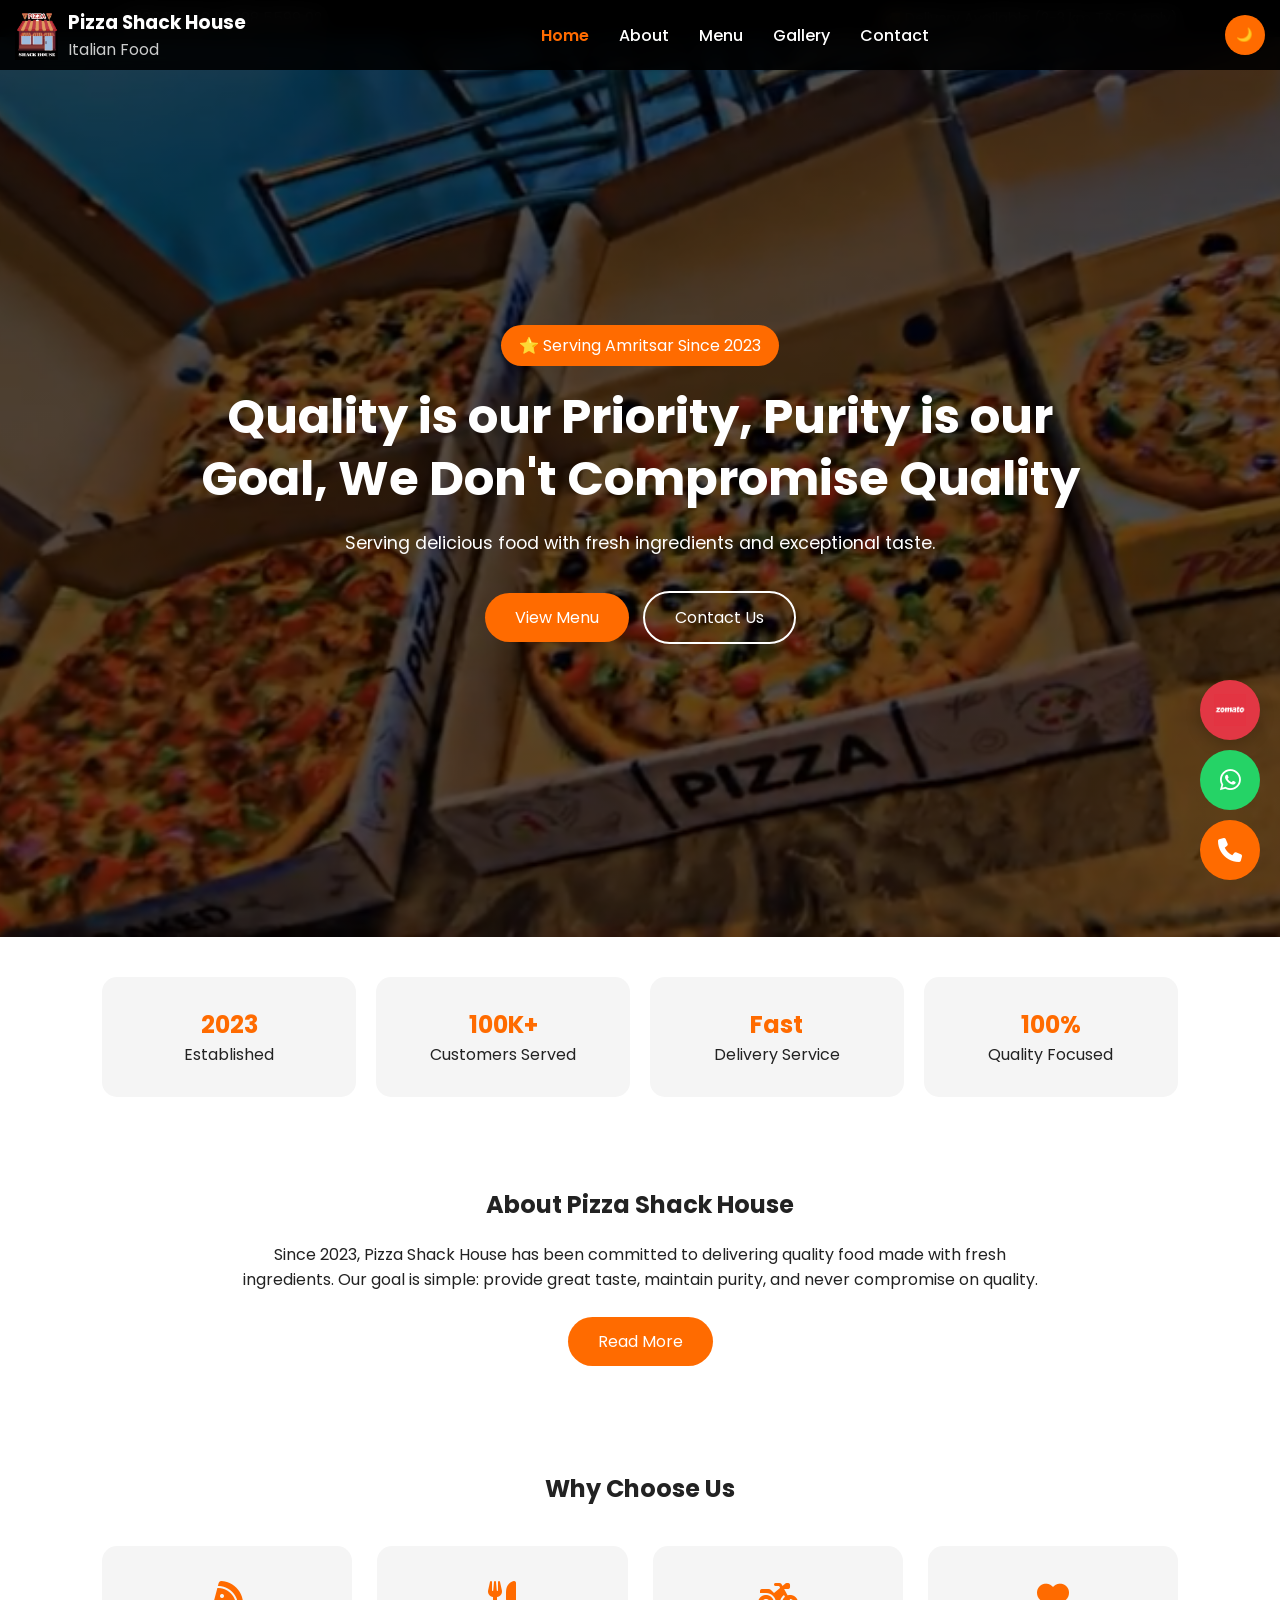
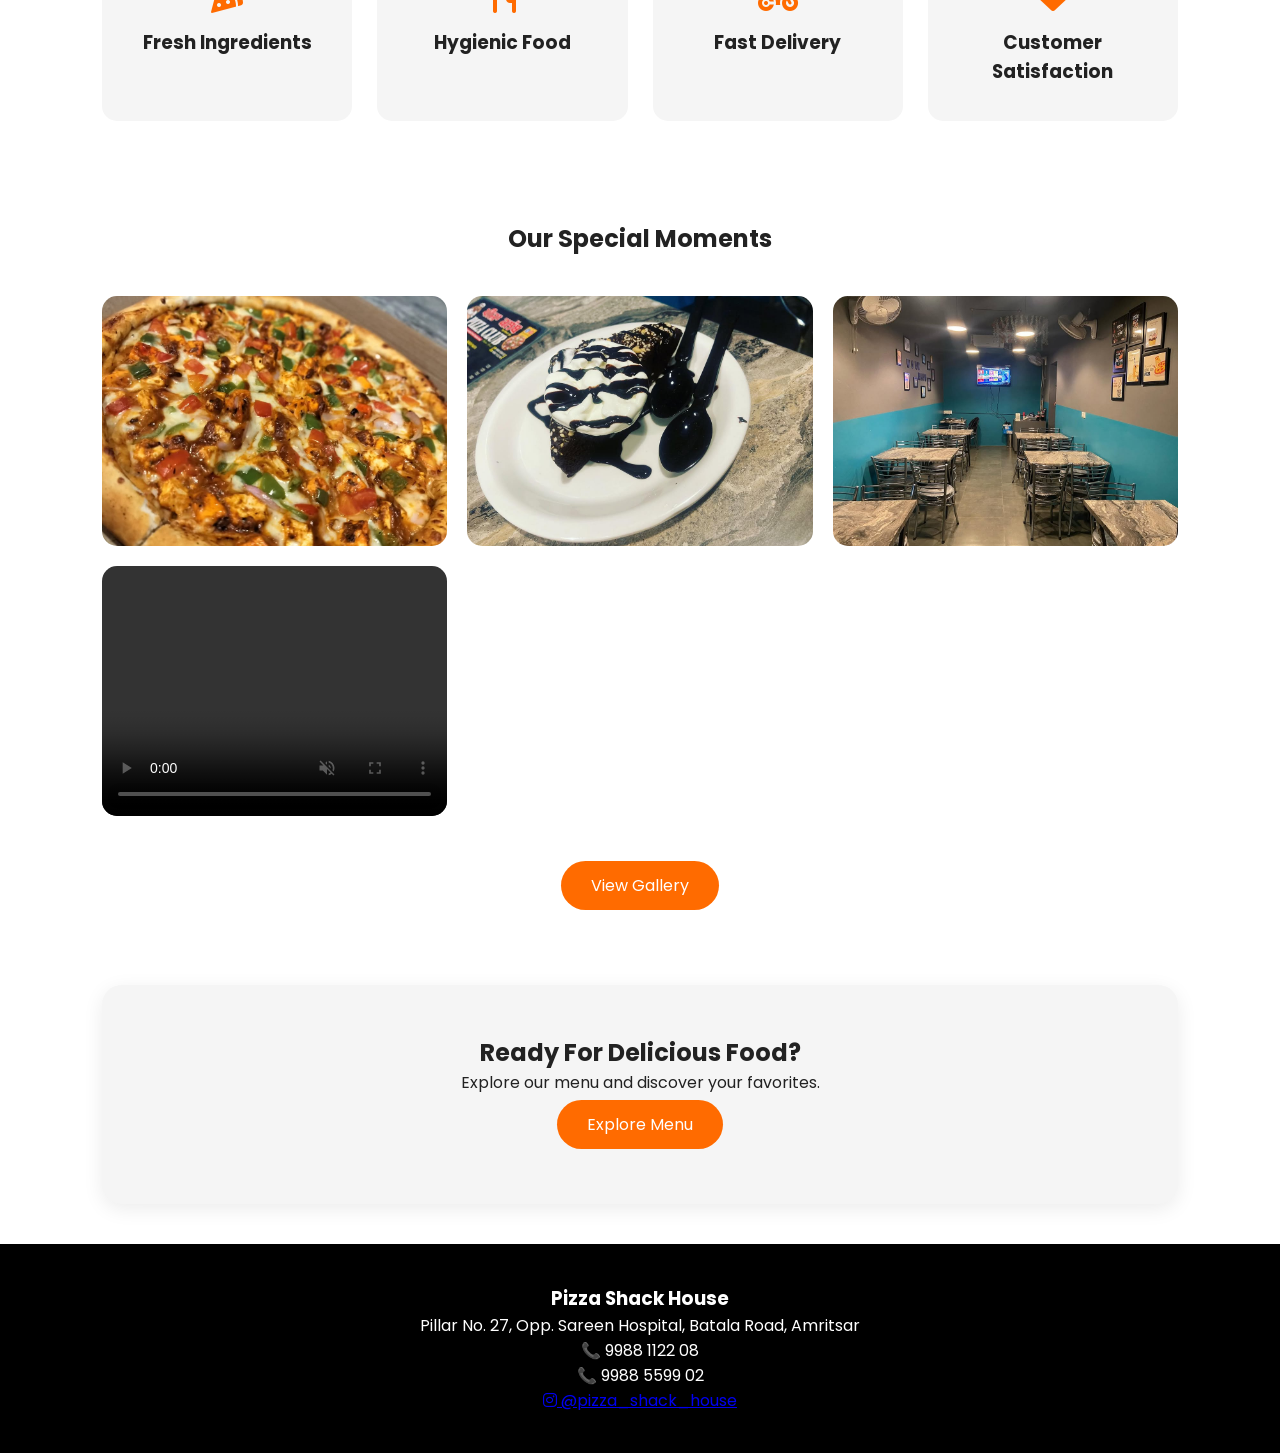
<file: index.html>
<!doctype html>
<html lang="en">
  <head>
    <meta charset="UTF-8" />
    <meta name="viewport" content="width=device-width, initial-scale=1.0" />
    <meta name="description"
content="Pizza Shack House is a family-owned pizza restaurant in Amritsar, serving fresh dough pizzas, signature cheese burst pizzas, and quality food since 2023.">
    <title><title>Pizza Shack House | Best Cheese Burst Pizza in Amritsar | Home</title></title>

    <link rel="stylesheet" href="style.css" />
    <link
      rel="stylesheet"
      href="https://cdnjs.cloudflare.com/ajax/libs/font-awesome/6.5.1/css/all.min.css"
    />
  </head>

  <body>
    <!-- Top Bar -->
    <div class="top-bar">
      <p>📞 9988 1122 08 | 9988 5599 02</p>
      <p>🚚 Delivery Available (2-3 km T&C Apply)</p>
    </div>

    <!-- Navbar -->
    <header>
      <nav class="navbar">
        <div class="logo">
          <img src="images/logo.png" alt="Logo" />

          <div class="logo-text">
            <h3>Pizza Shack House</h3>
            <span>Italian Food</span>
          </div>
        </div>

        <ul class="nav-links">
          <li><a href="index.html" class="active">Home</a></li>
          <li><a href="about.html">About</a></li>
          <li><a href="menu.html">Menu</a></li>
          <li><a href="gallery.html">Gallery</a></li>
          <li><a href="contact.html">Contact</a></li>
        </ul>


        <button id="theme-toggle">🌙</button>
        <button class="menu-toggle">
                <i class="fas fa-bars"></i>
            </button>
      </nav>
    </header>

    <!-- Hero Section -->
    <section class="hero">
      <div class="hero-content">
        <span class="badge"> ⭐ Serving Amritsar Since 2023 </span>

        <h1>
          Quality is our Priority, Purity is our Goal, We Don't Compromise
          Quality
        </h1>

        <p>
          Serving delicious food with fresh ingredients and exceptional taste.
        </p>

        <div class="hero-buttons">
          <a href="menu.html" class="btn"> View Menu </a>

          <a href="contact.html" class="btn secondary"> Contact Us </a>
        </div>
      </div>
    </section>

    <!-- Statistics -->
    <section class="stats">
      <div class="stat-box">
        <h2>2023</h2>
        <p>Established</p>
      </div>

      <div class="stat-box">
        <h2>100K+</h2>
        <p>Customers Served</p>
      </div>

      <div class="stat-box">
        <h2>Fast</h2>
        <p>Delivery Service</p>
      </div>

      <div class="stat-box">
        <h2>100%</h2>
        <p>Quality Focused</p>
      </div>
    </section>

    <!-- About Preview -->
    <section class="about-preview">
      <h2>About Pizza Shack House</h2>

      <p>
        Since 2023, Pizza Shack House has been committed to delivering quality
        food made with fresh ingredients. Our goal is simple: provide great
        taste, maintain purity, and never compromise on quality.
      </p>

      <a href="about.html" class="btn"> Read More </a>
    </section>

    <!-- Why Choose Us -->
    <section class="features">
      <h2>Why Choose Us</h2>

      <div class="feature-grid">
        <div class="feature-card">
          <i class="fa-solid fa-pizza-slice"></i>
          <h3>Fresh Ingredients</h3>
        </div>

        <div class="feature-card">
          <i class="fa-solid fa-utensils"></i>
          <h3>Hygienic Food</h3>
        </div>

        <div class="feature-card">
          <i class="fa-solid fa-motorcycle"></i>
          <h3>Fast Delivery</h3>
        </div>

        <div class="feature-card">
          <i class="fa-solid fa-heart"></i>
          <h3>Customer Satisfaction</h3>
        </div>
      </div>
    </section>

    <!-- Gallery Preview -->
    <section class="gallery-preview">
      <h2>Our Special Moments</h2>

      <div class="gallery-grid">
        <img src="images/gallery1.jpg" alt="" />
        <img src="images/gallery2.jpg" alt="" />
        <img src="images/gallery3.jpg" alt="" />
        <video controls muted>
          <source src="videos/cafe-video.mp4" type="video/mp4" />
        </video>
      </div>

      <a href="gallery.html" class="btn"> View Gallery </a>
    </section>

    <!-- Call to Action-->
    <section class="cta">
      <h2>Ready For Delicious Food?</h2>

      <p>Explore our menu and discover your favorites.</p>

      <a href="menu.html" class="btn"> Explore Menu </a>
    </section>

    <!-- Footer -->
    <footer>
      <h3>Pizza Shack House</h3>

      <p>Pillar No. 27, Opp. Sareen Hospital, Batala Road, Amritsar</p>

      <p>📞 9988 1122 08</p>
      <p>📞 9988 5599 02</p>
     <p>
    <a href="https://www.instagram.com/pizza_shack_house/" target="_blank">
        <i class="fa-brands fa-instagram"></i> @pizza_shack_house
    </a>
</p>
    </footer>

    <!-- Floating Buttons -->

    <a href="https://zomato.onelink.me/xqzv/d2l5acdh"
   class="zomato-btn"
   target="_blank">
    <img src="images/zomato.png" alt="Zomato">
</a>

    <a href="https://wa.me/919988559902" class="whatsapp-btn" target="_blank">
      <i class="fa-brands fa-whatsapp"></i>
    </a>

    <a href="tel:+919988559902" class="call-btn">
      <i class="fa-solid fa-phone"></i>
    </a>

    <script src="script.js"></script>
  </body>
</html>
</file>
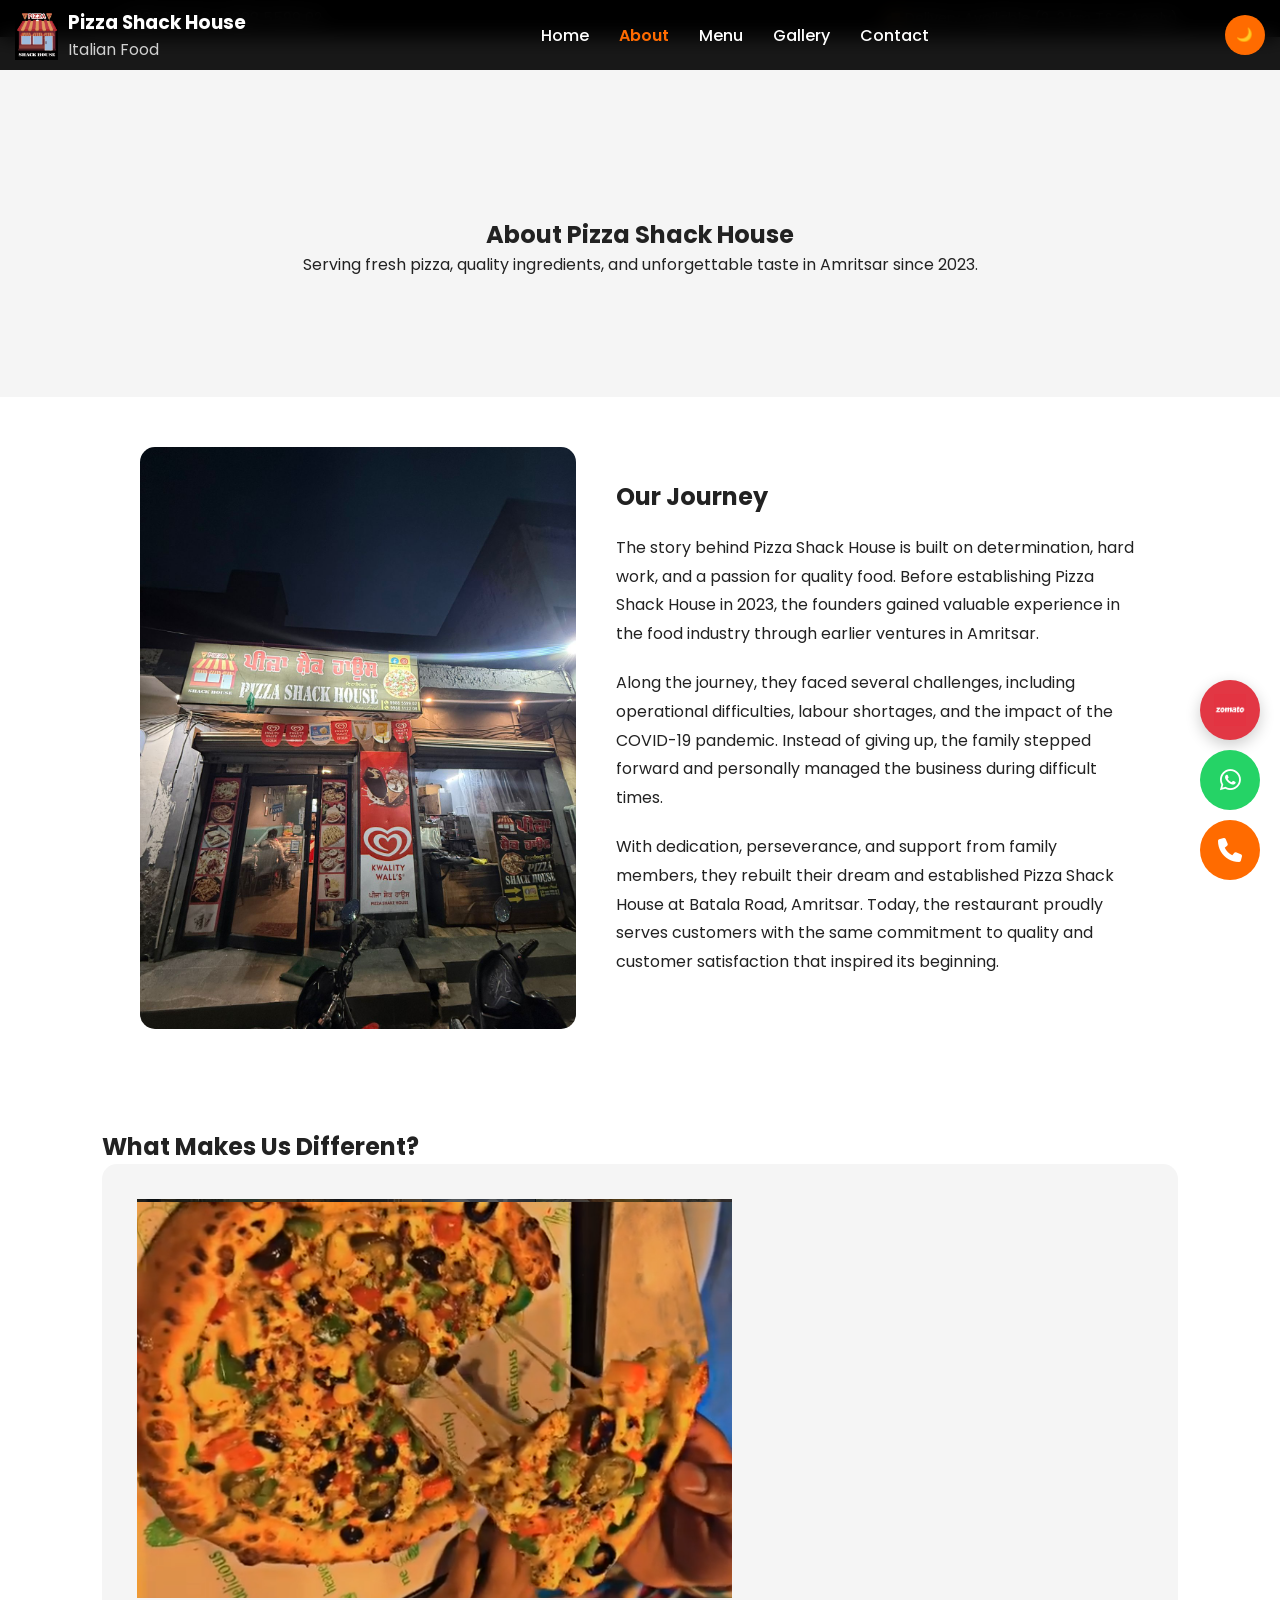
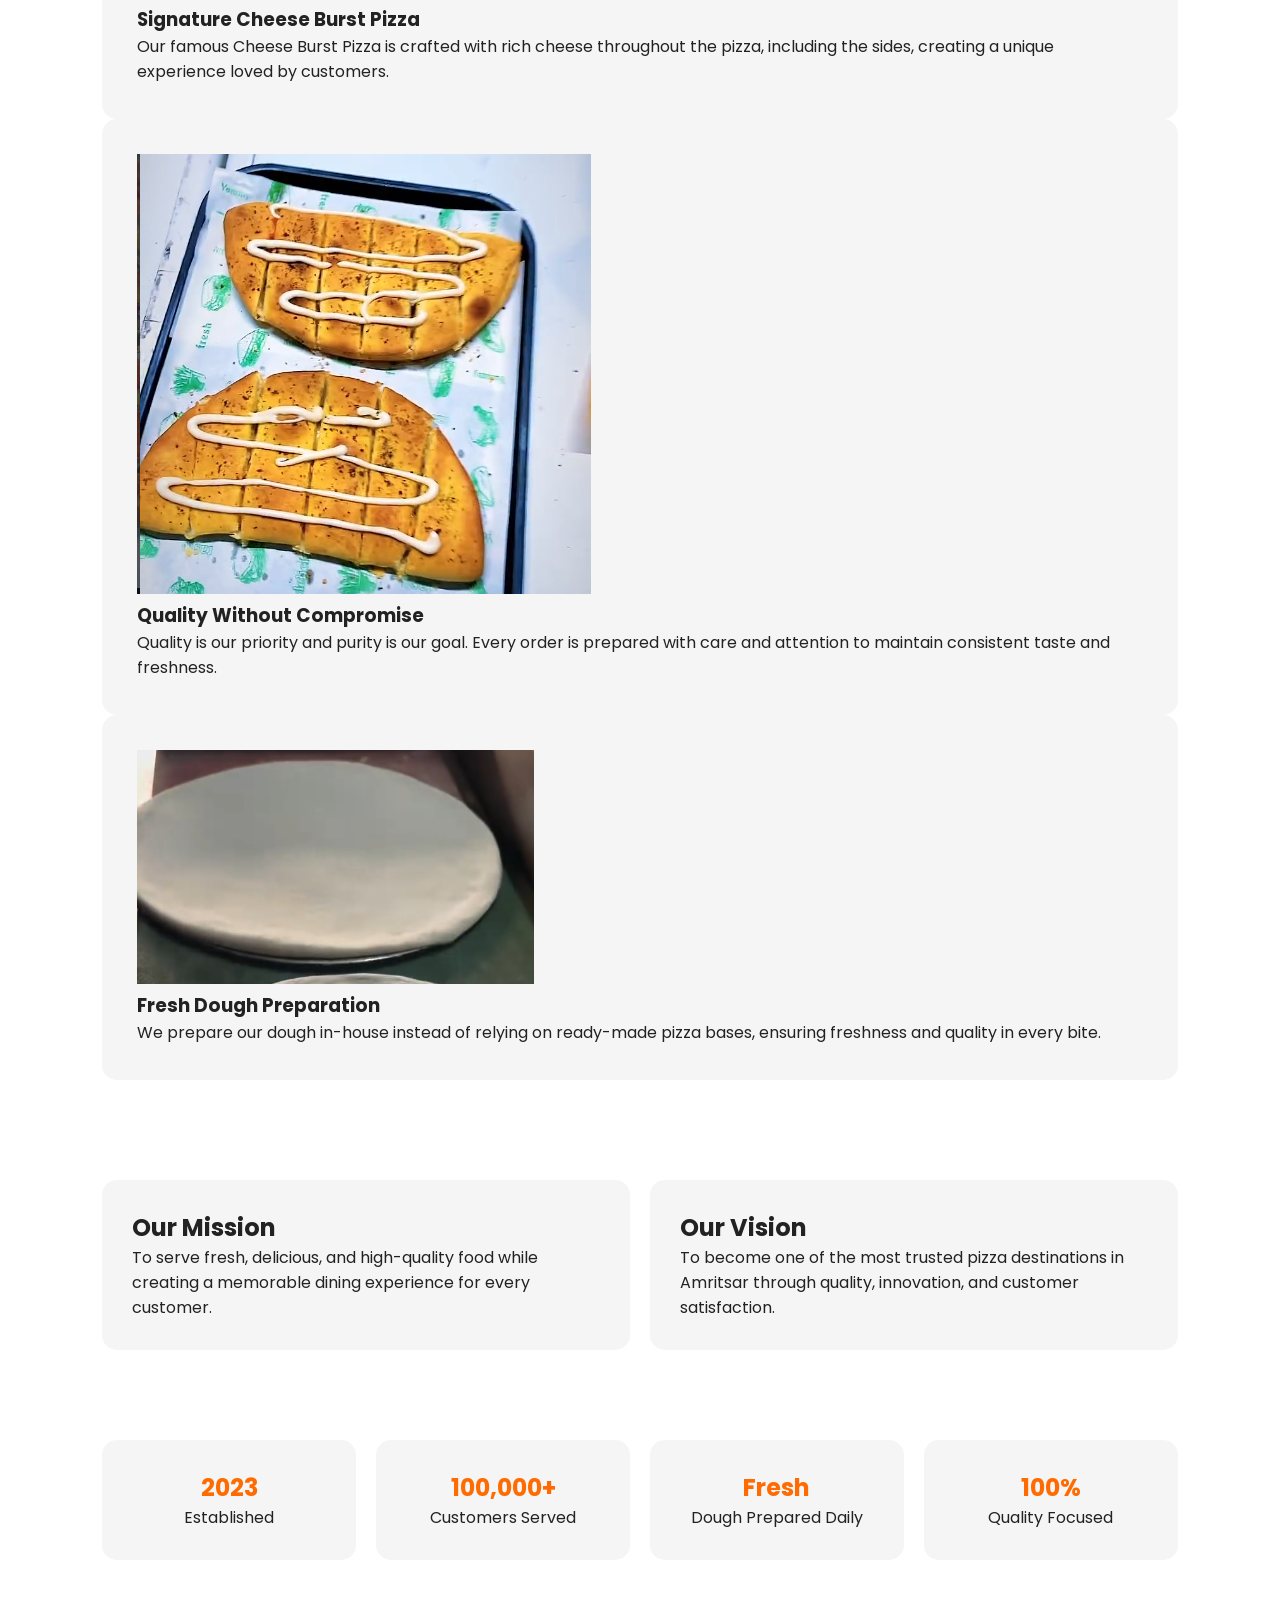
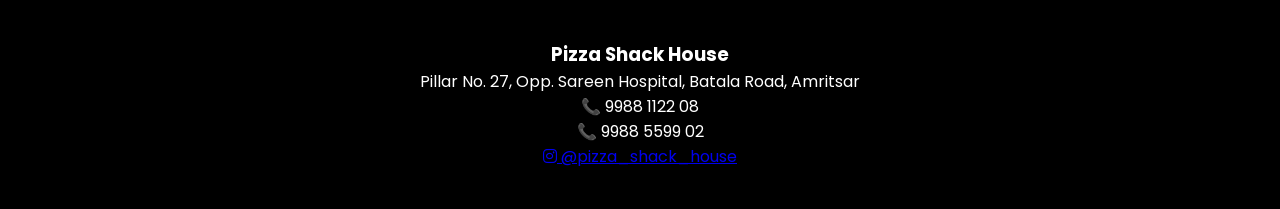
<file: about.html>
<!doctype html>
<html lang="en">

<head>
    <meta charset="UTF-8" />
    <meta name="viewport" content="width=device-width, initial-scale=1.0" />
    <meta name="description"
        content="Pizza Shack House is a family-owned pizza restaurant in Amritsar, serving fresh dough pizzas, signature cheese burst pizzas, and quality food since 2023.">
    <title>About Pizza Shack House | Fresh Pizza Restaurant in Amritsar</title>

    <link rel="stylesheet" href="style.css" />
    <link rel="stylesheet" href="https://cdnjs.cloudflare.com/ajax/libs/font-awesome/6.5.1/css/all.min.css" />
</head>

<body>
    <!-- Top Bar -->
    <div class="top-bar">
        <p>📞 9988 1122 08 | 9988 5599 02</p>
        <p>🚚 Delivery Available (2-3 km T&C Apply)</p>
    </div>

    <!-- Navbar -->
    <header>
        <nav class="navbar">
            <div class="logo">
                <img src="images/logo.png" alt="Logo" />

                <div class="logo-text">
                    <h3>Pizza Shack House</h3>
                    <span>Italian Food</span>
                </div>
            </div>

            <ul class="nav-links">
                <li><a href="index.html">Home</a></li>
                <li><a href="about.html" class="active">About</a></li>
                <li><a href="menu.html">Menu</a></li>
                <li><a href="gallery.html">Gallery</a></li>
                <li><a href="contact.html">Contact</a></li>
            </ul>

            <button id="theme-toggle">🌙</button>
            <button class="menu-toggle">
                <i class="fas fa-bars"></i>
            </button>
        </nav>
    </header>

    <!-- ABOUT HERO -->

    <section class="page-hero">
        <div class="hero-content">
            <h1>About Pizza Shack House</h1>
            <p>
                Serving fresh pizza, quality ingredients, and unforgettable taste in Amritsar since 2023.
            </p>
        </div>
    </section>

    <!-- OUR STORY -->

    <section class="about-story">

        <div class="container">
            <div class="about-grid">

                <div class="about-image">
                    <img src="images/shop-front.jpg" alt="Pizza Shack House">
                </div>

                <div class="about-content">

                    <h2>Our Journey</h2>

                    <p>
                        The story behind Pizza Shack House is built on determination, hard work, and a passion for
                        quality food.
                        Before establishing Pizza Shack House in 2023, the founders gained valuable experience in the
                        food
                        industry
                        through earlier ventures in Amritsar.
                    </p>

                    <p>
                        Along the journey, they faced several challenges, including operational difficulties, labour
                        shortages,
                        and the impact of the COVID-19 pandemic. Instead of giving up, the family stepped forward and
                        personally
                        managed the business during difficult times.
                    </p>

                    <p>
                        With dedication, perseverance, and support from family members, they rebuilt their dream and
                        established
                        Pizza Shack House at Batala Road, Amritsar. Today, the restaurant proudly serves customers with
                        the same
                        commitment to quality and customer satisfaction that inspired its beginning.
                    </p>
                </div>
            </div>
        </div>

    </section>

    <!-- WHAT MAKES US DIFFERENT -->

    <section class="special-section">

        <h2>What Makes Us Different?</h2>


        
        <div class="feature-card">
            
            <img src="images/cheese-burst.jpg" alt="Cheese Burst Pizza">
            <h3>Signature Cheese Burst Pizza</h3>
            <p>
                Our famous Cheese Burst Pizza is crafted with rich cheese throughout the pizza,
                including the sides, creating a unique experience loved by customers.
            </p>
        </div>
        
        <div class="feature-card">
            
            <img src="images/quality-food.jpg" alt="Quality Food">
            <h3>Quality Without Compromise</h3>
            <p>
                Quality is our priority and purity is our goal. Every order is prepared with
                care and attention to maintain consistent taste and freshness.
            </p>
        </div>
        
        <div class="feature-card">
    
            <img src="images/dough.jpg" alt="Fresh Dough">
            <h3>Fresh Dough Preparation</h3>
            <p>
                We prepare our dough in-house instead of relying on ready-made pizza bases,
                ensuring freshness and quality in every bite.
            </p>
        </div>
    </div>

    </section>

    <!-- MISSION & VISION -->

    <section class="mission-vision">

        <div class="mission-box">
            <h2>Our Mission</h2>
            <p>
                To serve fresh, delicious, and high-quality food while creating a memorable dining
                experience for every customer.
            </p>
        </div>

        <div class="vision-box">
            <h2>Our Vision</h2>
            <p>
                To become one of the most trusted pizza destinations in Amritsar through quality,
                innovation, and customer satisfaction.
            </p>
        </div>

    </section>

    <!-- STATS -->

    <section class="stats">

        <div class="stat-box">
            <h2>2023</h2>
            <p>Established</p>
        </div>

        <div class="stat-box">
            <h2>100,000+</h2>
            <p>Customers Served</p>
        </div>

        <div class="stat-box">
            <h2>Fresh</h2>
            <p>Dough Prepared Daily</p>
        </div>

        <div class="stat-box">
            <h2>100%</h2>
            <p>Quality Focused</p>
        </div>

    </section>

    <!-- Footer -->
    <footer>
        <h3>Pizza Shack House</h3>

        <p>Pillar No. 27, Opp. Sareen Hospital, Batala Road, Amritsar</p>

        <p>📞 9988 1122 08</p>
        <p>📞 9988 5599 02</p>

        <p>
    <a href="https://www.instagram.com/pizza_shack_house/" target="_blank">
        <i class="fa-brands fa-instagram"></i> @pizza_shack_house
    </a>
</p>
    </footer>

    <!-- Floating Buttons -->

    <a href="https://zomato.onelink.me/xqzv/d2l5acdh"
   class="zomato-btn"
   target="_blank">
    <img src="images/zomato.png" alt="Zomato">
</a>

    <a href="https://wa.me/919988559902" class="whatsapp-btn" target="_blank">
        <i class="fa-brands fa-whatsapp"></i>
    </a>

    <a href="tel:+919988559902" class="call-btn">
        <i class="fa-solid fa-phone"></i>
    </a>

    <script src="script.js"></script>
</body>

</html>
</file>
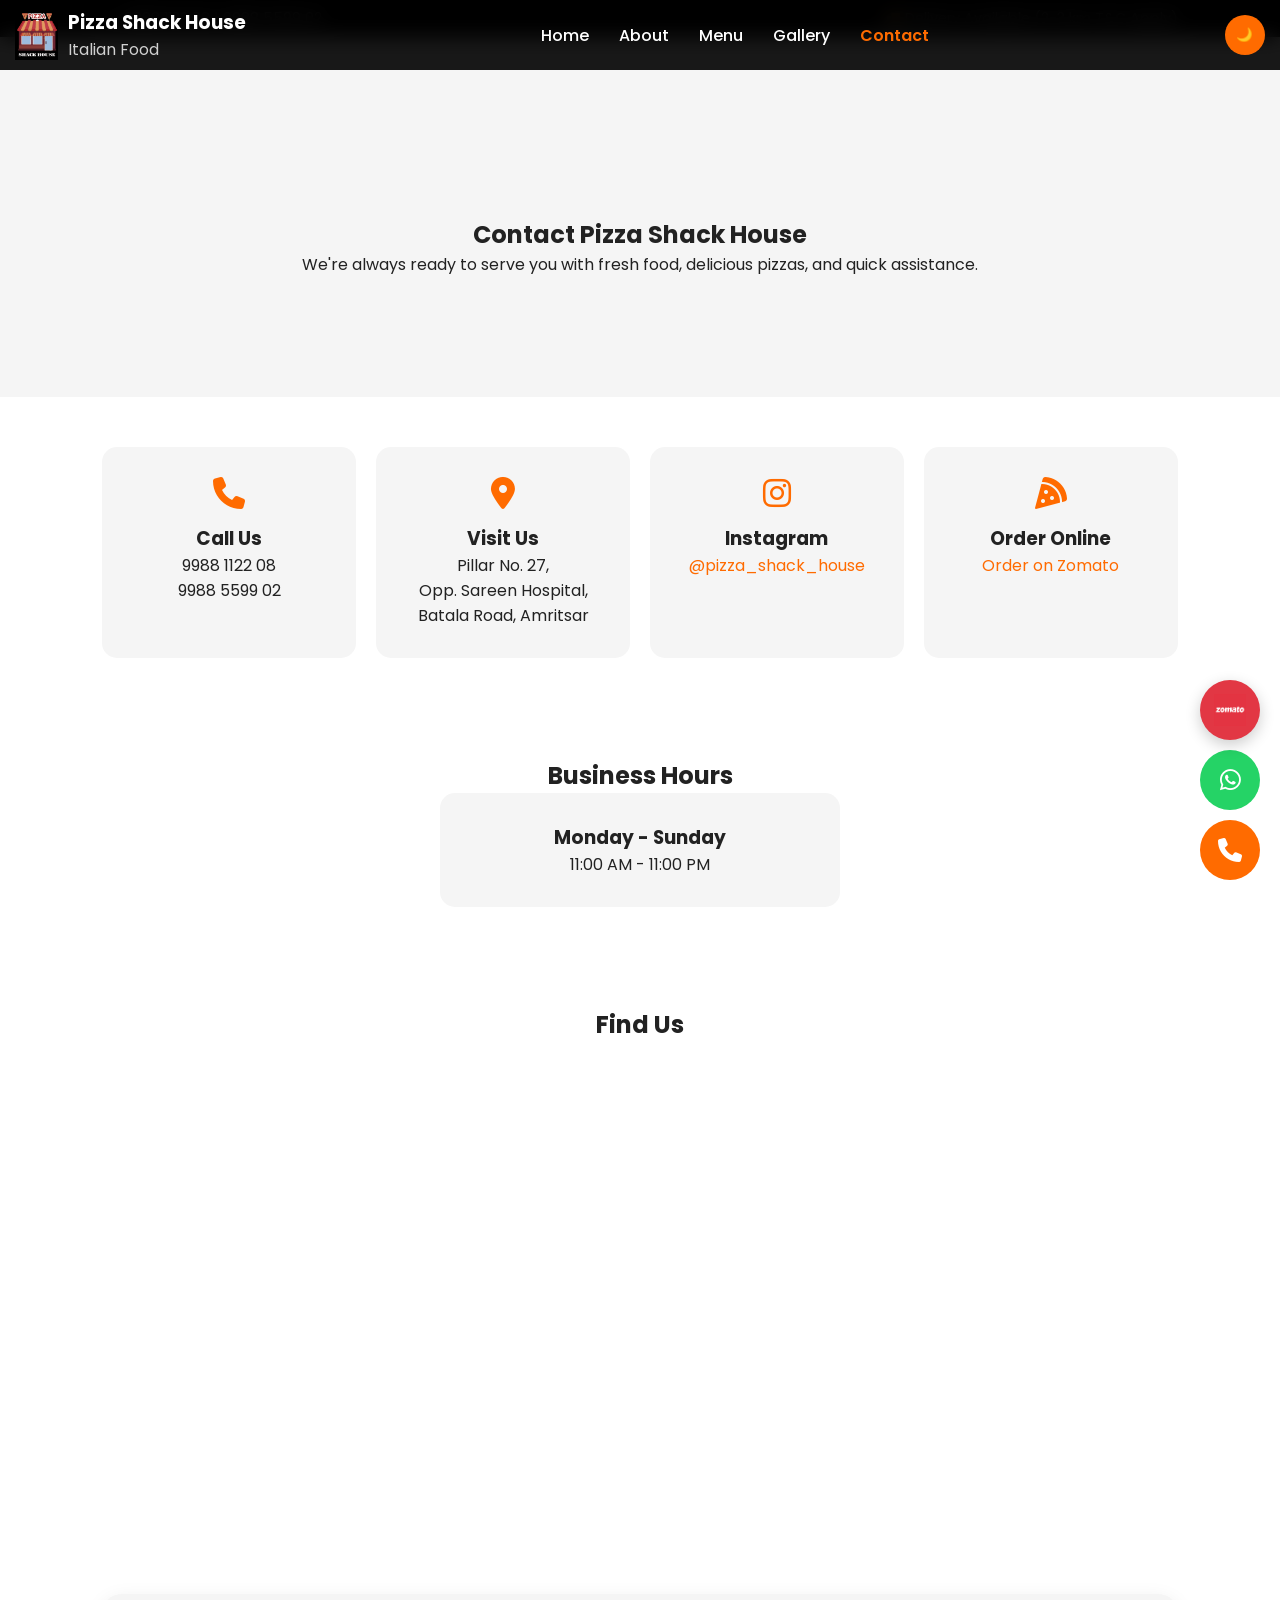
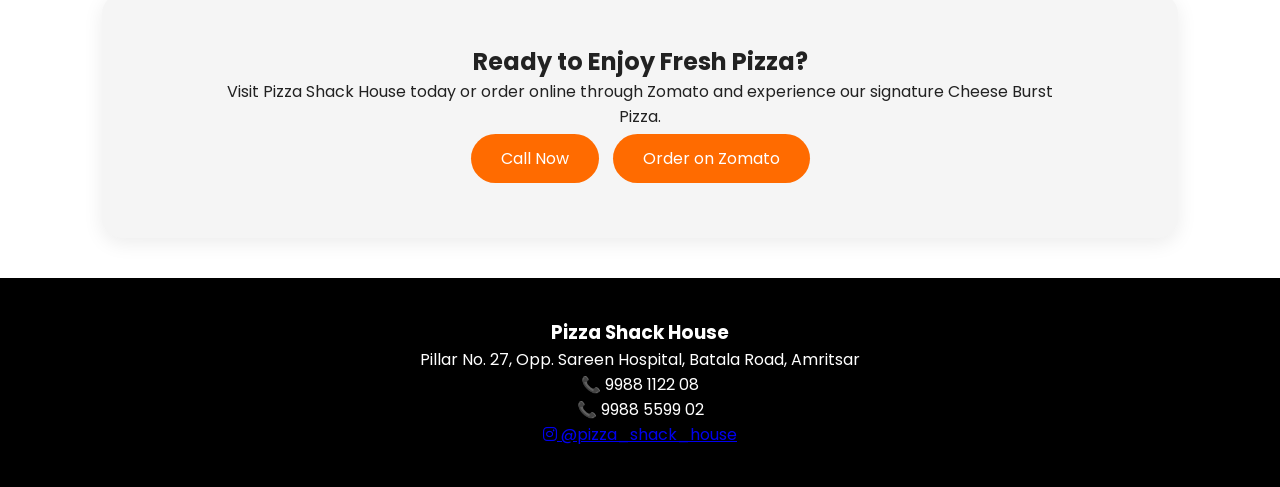
<file: contact.html>
<!doctype html>
<html lang="en">

<head>
    <meta charset="UTF-8" />
    <meta name="viewport" content="width=device-width, initial-scale=1.0" />
    <title>Contact Pizza Shack House | Pizza Restaurant in Amritsar</title>

    <meta name="description"
        content="Contact Pizza Shack House, Amritsar. Visit us at Batala Road, call for orders, follow us on Instagram, or find us on Google Maps.">



    <link rel="stylesheet" href="style.css" />
    <link rel="stylesheet" href="https://cdnjs.cloudflare.com/ajax/libs/font-awesome/6.5.1/css/all.min.css" />
</head>

<body>
    <!-- Top Bar -->
    <div class="top-bar">
        <p>📞 9988 1122 08 | 9988 5599 02</p>
        <p>🚚 Delivery Available (2-3 km T&C Apply)</p>
    </div>

    <!-- Navbar -->
    <header>
        <nav class="navbar">
            <div class="logo">
                <img src="images/logo.png" alt="Logo" />

                <div class="logo-text">
                    <h3>Pizza Shack House</h3>
                    <span>Italian Food</span>
                </div>
            </div>

            <ul class="nav-links">
                <li><a href="index.html">Home</a></li>
                <li><a href="about.html">About</a></li>
                <li><a href="menu.html">Menu</a></li>
                <li><a href="gallery.html" >Gallery</a></li>
                <li><a href="contact.html" class="active">Contact</a></li>
            </ul>


            <button id="theme-toggle">🌙</button>
            <button class="menu-toggle">
                <i class="fas fa-bars"></i>
            </button>
        </nav>
    </header>

    <!-- CONTACT HERO -->

<section class="page-hero">
    <div class="hero-content">
        <h1>Contact Pizza Shack House</h1>
        <p>
            We're always ready to serve you with fresh food, delicious pizzas, and quick assistance.
        </p>
    </div>
</section>

<!-- CONTACT DETAILS -->

<section class="contact-section">

    <div class="contact-grid">

        <div class="contact-card">
            <i class="fas fa-phone"></i>
            <h3>Call Us</h3>
            <p>9988 1122 08</p>
            <p>9988 5599 02</p>
        </div>

        <div class="contact-card">
            <i class="fas fa-location-dot"></i>
            <h3>Visit Us</h3>
            <p>
                Pillar No. 27,<br>
                Opp. Sareen Hospital,<br>
                Batala Road, Amritsar
            </p>
        </div>

        <div class="contact-card">
            <i class="fa-brands fa-instagram"></i>
            <h3>Instagram</h3>
            <a href="https://www.instagram.com/pizza_shack_house/" target="_blank">
                @pizza_shack_house
            </a>
        </div>

        <div class="contact-card">
            <i class="fas fa-pizza-slice"></i>
            <h3>Order Online</h3>
            <a href="https://zomato.onelink.me/xqzv/d2l5acdh" target="_blank">
                Order on Zomato
            </a>
        </div>

    </div>

</section>

<!-- BUSINESS HOURS -->

<section class="business-hours">

    <h2>Business Hours</h2>

    <div class="hours-box">
        <h3>Monday - Sunday</h3>
        <p>11:00 AM - 11:00 PM</p>
    </div>

</section>

<!-- GOOGLE MAP -->

<section class="map-section">

    <h2>Find Us</h2>

    <iframe
        src="https://www.google.com/maps?q=Pizza+Shack+House+Amritsar&output=embed"
        width="100%"
        height="450"
        style="border:0;"
        allowfullscreen=""
        loading="lazy">
    </iframe>

</section>

<!-- CTA -->

<section class="cta">

    <h2>Ready to Enjoy Fresh Pizza?</h2>

    <p>
        Visit Pizza Shack House today or order online through Zomato and experience our signature Cheese Burst Pizza.
    </p>

    <a href="tel:+919988559902" class="btn">
        Call Now
    </a>

    <a href="https://zomato.onelink.me/xqzv/d2l5acdh" target="_blank" class="btn">
        Order on Zomato
    </a>

</section>
    
    <!-- Footer -->
    <footer>
        <h3>Pizza Shack House</h3>

        <p>Pillar No. 27, Opp. Sareen Hospital, Batala Road, Amritsar</p>

        <p>📞 9988 1122 08</p>
        <p>📞 9988 5599 02</p>

        <p>
            <a href="https://www.instagram.com/pizza_shack_house/" target="_blank">
                <i class="fa-brands fa-instagram"></i> @pizza_shack_house
            </a>
        </p>
    </footer>

    <!-- Floating Buttons -->

    <a href="https://wa.me/919988559902" class="whatsapp-btn" target="_blank">
        <i class="fa-brands fa-whatsapp"></i>
    </a>

    <a href="tel:+919988559902" class="call-btn">
        <i class="fa-solid fa-phone"></i>
    </a>

    <a href="https://zomato.onelink.me/xqzv/d2l5acdh"
   class="zomato-btn"
   target="_blank">
    <img src="images/zomato.png" alt="Zomato">
</a>

    <script src="script.js"></script>
</body>

</html>
</file>
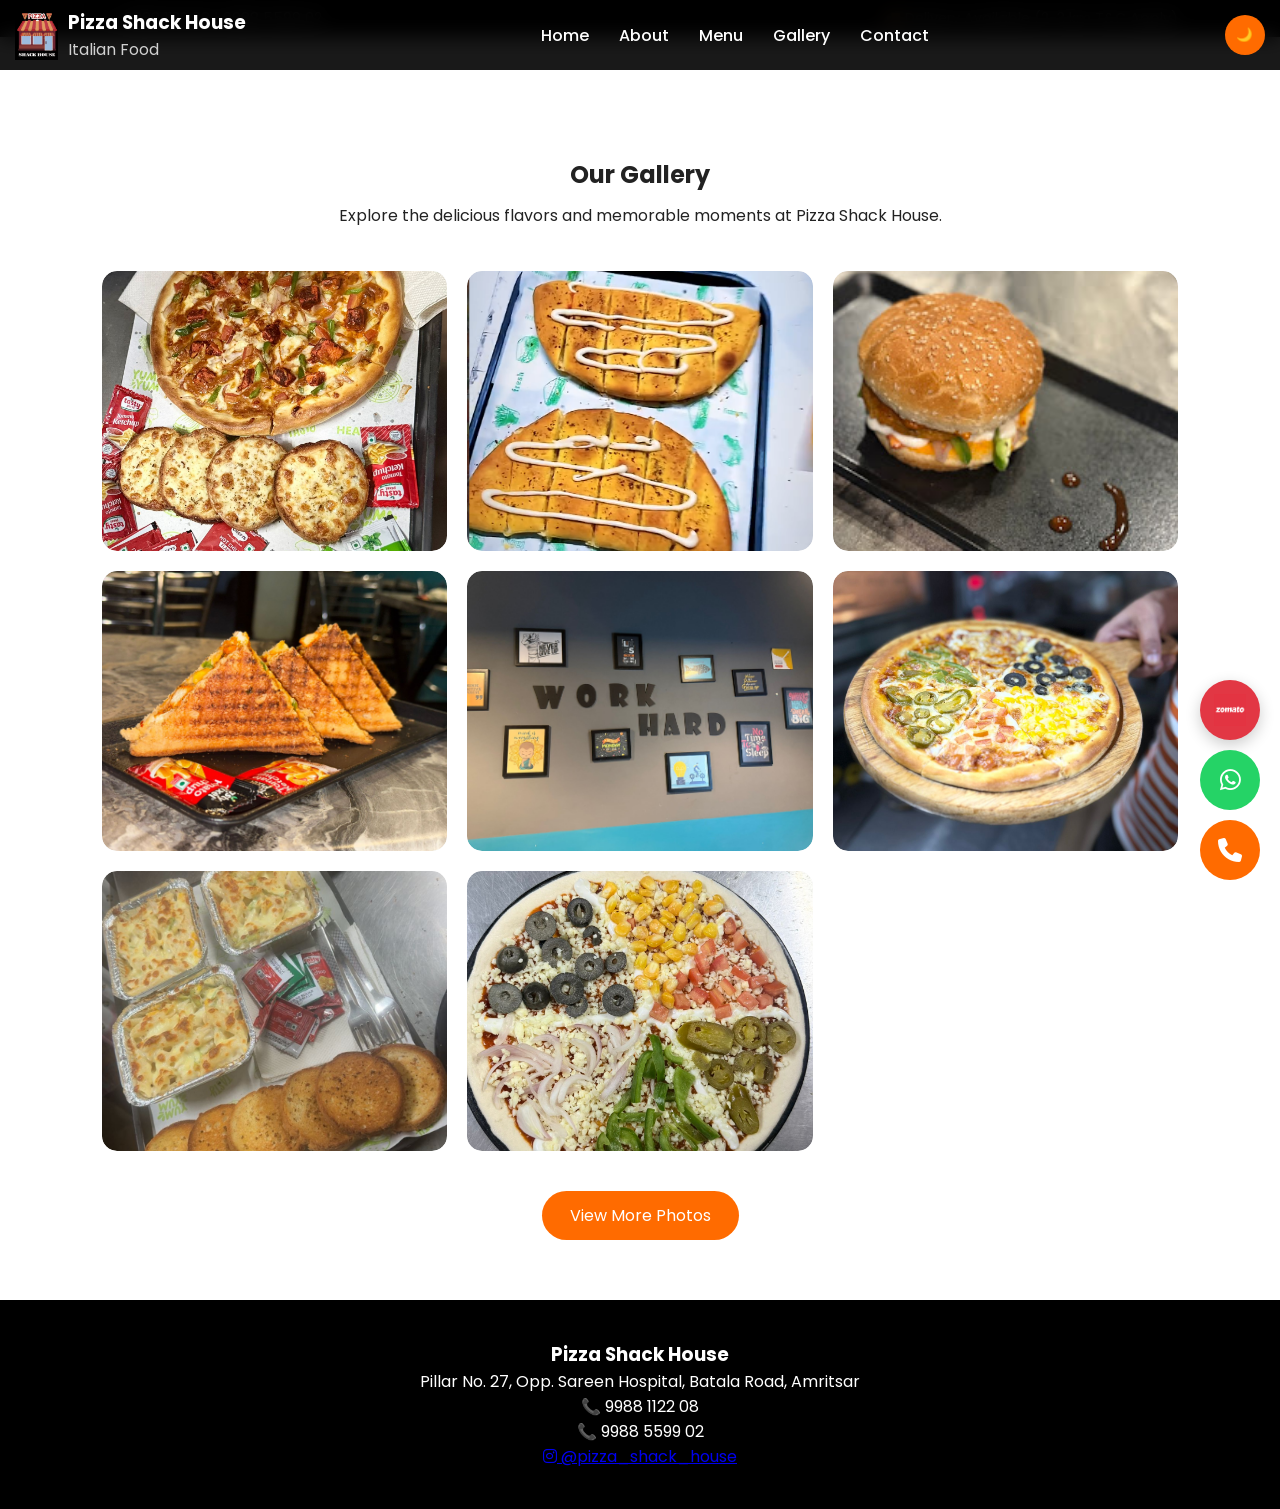
<file: gallery.html>
<!doctype html>
<html lang="en">
  <head>
    <meta charset="UTF-8" />
    <meta name="viewport" content="width=device-width, initial-scale=1.0" />
    <meta name="description"
content="Pizza Shack House is a family-owned pizza restaurant in Amritsar, serving fresh dough pizzas, signature cheese burst pizzas, and quality food since 2023.">
    <title><title>Home | Pizza Shack House | Best Cheese Burst Pizza in Amritsar</title></title>

    <link rel="stylesheet" href="style.css" />
    <link
      rel="stylesheet"
      href="https://cdnjs.cloudflare.com/ajax/libs/font-awesome/6.5.1/css/all.min.css"
    />
  </head>

  <body>
    <!-- Top Bar -->
    <div class="top-bar">
      <p>📞 9988 1122 08 | 9988 5599 02</p>
      <p>🚚 Delivery Available (2-3 km T&C Apply)</p>
    </div>

    <!-- Navbar -->
    <header>
      <nav class="navbar">
        <div class="logo">
          <img src="images/logo.png" alt="Logo" />

          <div class="logo-text">
            <h3>Pizza Shack House</h3>
            <span>Italian Food</span>
          </div>
        </div>

        <ul class="nav-links">
          <li><a href="index.html" >Home</a></li>
          <li><a href="about.html">About</a></li>
          <li><a href="menu.html">Menu</a></li>
          <li><a href="gallery.html class="active"">Gallery</a></li>
          <li><a href="contact.html">Contact</a></li>
        </ul>


        <button id="theme-toggle">🌙</button>
        <button class="menu-toggle">
                <i class="fas fa-bars"></i>
            </button>
      </nav>
    </header>

    <section class="gallery-page">

    <div class="gallery-header">
        <h1>Our Gallery</h1>
        <p>
            Explore the delicious flavors and memorable moments at Pizza Shack House.
        </p>
    </div>

    <div class="gallery-grid">

        <!-- First 8 Images -->

        <div class="gallery-item"><img src="images/gallery-1.jpeg" alt=""></div>
        <div class="gallery-item"><img src="images/gallery-2.jpeg" alt=""></div>
        <div class="gallery-item"><img src="images/gallery-3.jpg" alt=""></div>
        <div class="gallery-item"><img src="images/gallery-4.jpeg" alt=""></div>
        <div class="gallery-item"><img src="images/gallery-5.jpeg" alt=""></div>
        <div class="gallery-item"><img src="images/gallery-6.jpeg" alt=""></div>
        <div class="gallery-item"><img src="images/gallery-7.jpeg" alt=""></div>
        <div class="gallery-item"><img src="images/gallery-8.jpeg" alt=""></div>

        <!-- Remaining Images -->

        <div class="gallery-item hidden"><img src="images/gallery-9.jpeg" alt=""></div>
        <div class="gallery-item hidden"><img src="images/gallery-10.jpeg" alt=""></div>
        <div class="gallery-item hidden"><img src="images/gallery-11.jpeg" alt=""></div>
        <div class="gallery-item hidden"><img src="images/gallery-12.jpeg" alt=""></div>
        <div class="gallery-item hidden"><img src="images/gallery-13.jpeg" alt=""></div>
        <div class="gallery-item hidden"><img src="images/gallery-14.jpeg" alt=""></div>
        <div class="gallery-item hidden"><img src="images/gallery-15.jpeg" alt=""></div>

        <!-- Add more if needed -->

    </div>

    <button id="loadMoreBtn" class="load-more">
        View More Photos
    </button>

</section>
    <!-- Footer -->
    <footer>
      <h3>Pizza Shack House</h3>

      <p>Pillar No. 27, Opp. Sareen Hospital, Batala Road, Amritsar</p>

      <p>📞 9988 1122 08</p>
      <p>📞 9988 5599 02</p>

       <p>
    <a href="https://www.instagram.com/pizza_shack_house/" target="_blank">
        <i class="fa-brands fa-instagram"></i> @pizza_shack_house
    </a>
</p>
    </footer>

    <!-- Floating Buttons -->

    <a href="https://zomato.onelink.me/xqzv/d2l5acdh"
   class="zomato-btn"
   target="_blank">
    <img src="images/zomato.png" alt="Zomato">
</a>
    
    <a href="https://wa.me/919988559902" class="whatsapp-btn" target="_blank">
      <i class="fa-brands fa-whatsapp"></i>
    </a>

    <a href="tel:+919988559902" class="call-btn">
      <i class="fa-solid fa-phone"></i>
    </a>

    <script src="script.js"></script>
  </body>
</html>
</file>
<file: style.css>
/* Google Font */
@import url('https://fonts.googleapis.com/css2?family=Poppins:wght@300;400;500;600;700&display=swap');

:root {
    --primary: #ff6b00;
    --secondary: #ff4500;
    --bg: #ffffff;
    --text: #222;
    --card: #f5f5f5;
}

.dark-mode {
    --bg: #111;
    --text: #fff;
    --card: #1b1b1b;
}

* {
    margin: 0;
    padding: 0;
    box-sizing: border-box;
    font-family: 'Poppins', sans-serif;
}

html {
    scroll-behavior: smooth;
}

body {
    background: var(--bg);
    color: var(--text);
    transition: .3s;
}

/* TOP BAR */

.top-bar {
    background: #000;
    color: #fff;
    display: flex;
    justify-content: space-between;
    padding: 8px 8%;
    font-size: .9rem;
}

/* NAVBAR */

.navbar {
    position: fixed;
    top: 0;
    left: 0;
    width: 100%;
    height: 70px;
    background: rgba(0, 0, 0, .9);
    backdrop-filter: blur(10px);
    display: flex;
    justify-content: space-between;
    align-items: center;
    padding: 0 15px;
    z-index: 1000;
}

.logo {
    display: flex;
    align-items: center;
    gap: 10px;
}

.logo img {
    height: 50px;
}

.logo-text h3 {
    color: white;
}

.logo-text span {
    color: white;
    opacity: .8;
}

.nav-links {
    display: flex;
    list-style: none;
    gap: 30px;
}

.nav-links a {
    color: #fff;
    text-decoration: none;
    font-weight: 500;
}

.nav-links a:hover {
    color: var(--primary);
}

#theme-toggle {
    border: none;
    background: var(--primary);
    color: white;
    width: 40px;
    height: 40px;
    border-radius: 50%;
    cursor: pointer;
}

.menu-toggle {
    display: none;
    font-size: 1.5rem;
    background: none;
    border: none;
    color: white;
    cursor: pointer;
}

/* HERO */

.hero {
    min-height: 100vh;
    background:
        linear-gradient(rgba(0, 0, 0, .6),
            rgba(0, 0, 0, .6)),
        url("images/hero.jpg");

    background-size: cover;
    background-position: center;

    display: flex;
    align-items: center;
    justify-content: center;

    text-align: center;
    color: #fff;
    padding: 100px 20px;
}

.hero-content {
    max-width: 900px;
}

.badge {
    background: var(--primary);
    padding: 8px 18px;
    border-radius: 30px;
    display: inline-block;
    margin-bottom: 20px;
}

.hero h1 {
    font-size: 3rem;
    margin-bottom: 20px;
    line-height: 1.3;
}

.hero p {
    font-size: 1.1rem;
    margin-bottom: 30px;
}

/* BUTTONS */

.btn {
    display: inline-block;
    padding: 12px 30px;
    background: var(--primary);
    color: white;
    text-decoration: none;
    border-radius: 30px;
    margin: 5px;
    transition: .3s;
}

.btn:hover {
    transform: translateY(-3px);
}

.secondary {
    background: transparent;
    border: 2px solid white;
}

/* STATS */

.stats {
    display: grid;
    grid-template-columns: repeat(auto-fit, minmax(220px, 1fr));
    gap: 20px;
    padding: 40px 8%;
}

.stat-box {
    background: var(--card);
    padding: 30px;
    border-radius: 15px;
    text-align: center;
}

.stat-box h2 {
    color: var(--primary);
}

/* ABOUT */

.about-preview,
.features,
.gallery-preview,
.cta {
    padding: 50px 8%;
    text-align: center;
}

.about-preview p {
    max-width: 800px;
    margin: 20px auto;
}

/* FEATURES */

.feature-grid {
    display: grid;
    grid-template-columns: repeat(auto-fit, minmax(220px, 1fr));
    gap: 25px;
    margin-top: 40px;
}

.feature-card {
    background: var(--card);
    padding: 35px;
    border-radius: 15px;
}

.feature-card i {
    font-size: 2rem;
    color: var(--primary);
    margin-bottom: 15px;
}

/* GALLERY */

.gallery-grid {
    display: grid;
    grid-template-columns: repeat(auto-fit, minmax(250px, 1fr));
    gap: 20px;
    margin: 40px 0;
}

.gallery-grid img {
    width: 100%;
    height: 250px;
    object-fit: cover;
    border-radius: 15px;
}

.gallery-grid video {
    width: 100%;
    height: 250px;
    object-fit: cover;
    border-radius: 15px;
}

/* CTA */

.cta {
    background: var(--card);
    color: var(--text);
    border-radius: 20px;
    margin: 20px 8% 40px;
    box-shadow: 0 5px 20px rgba(0, 0, 0, 0.08);
}

/* FOOTER */

footer {
    background: #000;
    color: white;
    text-align: center;
    padding: 40px 20px;
}

/* FLOATING BUTTONS */

.whatsapp-btn,
.call-btn {
    position: fixed;
    right: 20px;
    width: 60px;
    height: 60px;
    border-radius: 50%;
    display: flex;
    justify-content: center;
    align-items: center;
    color: white;
    text-decoration: none;
    font-size: 1.5rem;
    z-index: 1000;
}

.whatsapp-btn {
    bottom: 90px;
    background: #25D366;
}

.call-btn {
    bottom: 20px;
    background: #ff6b00;
}


button,
a,
.theme-toggle,
.call-btn,
.whatsapp-btn {
    cursor: pointer;
}

/* MOBILE */

@media(max-width:768px) {

    .top-bar {
        flex-direction: column;
        text-align: center;
        gap: 5px;
    }

    .navbar {
        padding: 0 20px;
    }

    .nav-links {
        display: none;
    }

    .hero h1 {
        font-size: 2rem;
    }

    .hero p {
        font-size: 1rem;
    }

    .menu-toggle {
        display: block;
    }

    .nav-links {
        display: none;
        position: absolute;
        top: 70px;
        right: 15px;
        width: 180px;
        background: var(--card);
        color: white;
        border-radius: 12px;
        box-shadow: 0 5px 20px rgba(0, 0, 0, .15);
        flex-direction: column;
        padding: 12px;
        gap: 10px;
        z-index: 1000;
    }

    .nav-links.active {
        display: flex;
    }

    .nav-links a {
        color: var(--text);
    }

    .nav-links a:hover {
        background: rgba(255, 107, 0, .1);
    }

    .about-grid {
        grid-template-columns: 1fr;
    }
}




/* About Page  */

.page-hero{
    min-height:40vh;
    display:flex;
    justify-content:center;
    align-items:center;
    text-align:center;
    padding:120px 20px 60px;
    background:var(--card);
}

.page-hero .hero-content{
    max-width:800px;
    margin:auto;
}

/* ABOUT STORY */

.about-story,
.special-section,
.mission-vision{
    padding:50px 8%;
}

.container{
    max-width:1000px;
    margin:auto;
}

.about-grid{
    display:grid;
    grid-template-columns:1fr 1.2fr;
    gap:40px;
    align-items:center;
}

.about-image img{
    width:100%;
    max-width:100%;
    height:auto;
    display:block;
    border-radius:15px;
}

.about-story p{
    margin:20px 0;
    line-height:1.8;
}

/* FEATURES */
.about-feature-card{
    background:var(--card);
    padding:20px;
    border-radius:15px;
    overflow:hidden;
    transition:.3s ease;
}

.about-feature-card img{
    width:100%;
    max-width:280px;
    height:220px;
    object-fit:cover;
    border-radius:12px;
    display:block;
    margin-bottom:15px;
}

.about-feature-card:hover{
    transform:translateY(-5px);
}

/* MISSION & VISION */

.mission-vision{
    display:grid;
    grid-template-columns:repeat(auto-fit,minmax(300px,1fr));
    gap:20px;
}

.mission-box,
.vision-box{
    background:var(--card);
    padding:30px;
    border-radius:15px;
    transition:.3s ease;
}

.mission-box:hover,
.vision-box:hover{
    transform:translateY(-5px);
}

/* STATS */

.stat-box{
    transition:.3s ease;
}

.stat-box:hover{
    transform:translateY(-5px);
}

/* ACTIVE NAV LINK */

.nav-links a.active{
    color:var(--primary);
    font-weight:600;
}

/* MOBILE */

@media(max-width:768px){

    .about-grid{
        grid-template-columns:1fr;
    }

    .feature-card img{
        max-width:100%;
        height:180px;
    }

}


/* gallery page */
.gallery-page{
    padding:120px 8% 60px;
}

.gallery-header{
    text-align:center;
    margin-bottom:40px;
}

.gallery-header h1{
    margin-bottom:10px;
}

.gallery-header p{
    max-width:700px;
    margin:auto;
    line-height:1.8;
}

.gallery-grid{
    display:grid;
    grid-template-columns:repeat(auto-fit,minmax(280px,1fr));
    gap:20px;
}

.gallery-item{
    overflow:hidden;
    border-radius:15px;
    background:var(--card);
}

.gallery-item img{
    width:100%;
    height:280px;
    object-fit:cover;
    display:block;
    transition:.4s ease;
    cursor:pointer;
}

.gallery-item:hover img{
    transform:scale(1.08);
}

.hidden{
    display:none;
}

.load-more{
    display:block;
    margin:40px auto 0;
    padding:12px 28px;
    border:none;
    border-radius:50px;
    background:var(--primary);
    color:#fff;
    font-size:1rem;
    cursor:pointer;
    transition:.3s;
}

.load-more:hover{
    opacity:.9;
    transform:translateY(-2px);
}

@media(max-width:768px){

    .gallery-page{
        padding:100px 5% 50px;
    }

    .gallery-grid{
        grid-template-columns:repeat(2,1fr);
        gap:12px;
    }

    .gallery-item img{
        height:160px;
    }

}




/* CONTACT PAGE */

.contact-section{
    padding:50px 8%;
}

.contact-grid{
    display:grid;
    grid-template-columns:repeat(auto-fit,minmax(250px,1fr));
    gap:20px;
}

.contact-card{
    background:var(--card);
    padding:30px;
    border-radius:15px;
    text-align:center;
    transition:.3s;
}

.contact-card:hover{
    transform:translateY(-5px);
}

.contact-card i{
    font-size:2rem;
    color:var(--primary);
    margin-bottom:15px;
}

.contact-card a{
    color:var(--primary);
    text-decoration:none;
}

.business-hours{
    padding:50px 8%;
    text-align:center;
}

.hours-box{
    max-width:400px;
    margin:auto;
    background:var(--card);
    padding:30px;
    border-radius:15px;
}

.map-section{
    padding:50px 8%;
    text-align:center;
}

.map-section h2{
    margin-bottom:25px;
}

.map-section iframe{
    border-radius:15px;
}


@media(max-width:768px){

    .contact-grid{
        grid-template-columns:repeat(2,1fr);
        gap:12px;
    }

    .contact-card{
        padding:20px 15px;
    }

    .contact-card i{
        font-size:1.5rem;
        margin-bottom:10px;
    }

    .contact-card h3{
        font-size:1rem;
    }

    .contact-card p,
    .contact-card a{
        font-size:.85rem;
    }

    .map-section iframe{
        height:300px;
    }

}




/* ZOMATO BUTTON */

.zomato-btn{
    position:fixed;
    right:20px;
    bottom:160px;
    width:60px;
    height:60px;
    border-radius:50%;
    background:#e23744;
    display:flex;
    justify-content:center;
    align-items:center;
    text-decoration:none;
    z-index:1000;
    box-shadow:0 5px 15px rgba(0,0,0,.2);
    transition:.3s;
}

.zomato-btn:hover{
    transform:scale(1.1);
}

.zomato-btn img{
    width:32px;
    height:32px;
    object-fit:contain;
}

/* MOBILE */

@media(max-width:768px){

    .zomato-btn,
    .whatsapp-btn,
    .call-btn{
        width:55px;
        height:55px;
    }

    .zomato-btn{
        bottom:150px;
    }

    .whatsapp-btn{
        bottom:85px;
    }

    .call-btn{
        bottom:20px;
    }
}
</file>
